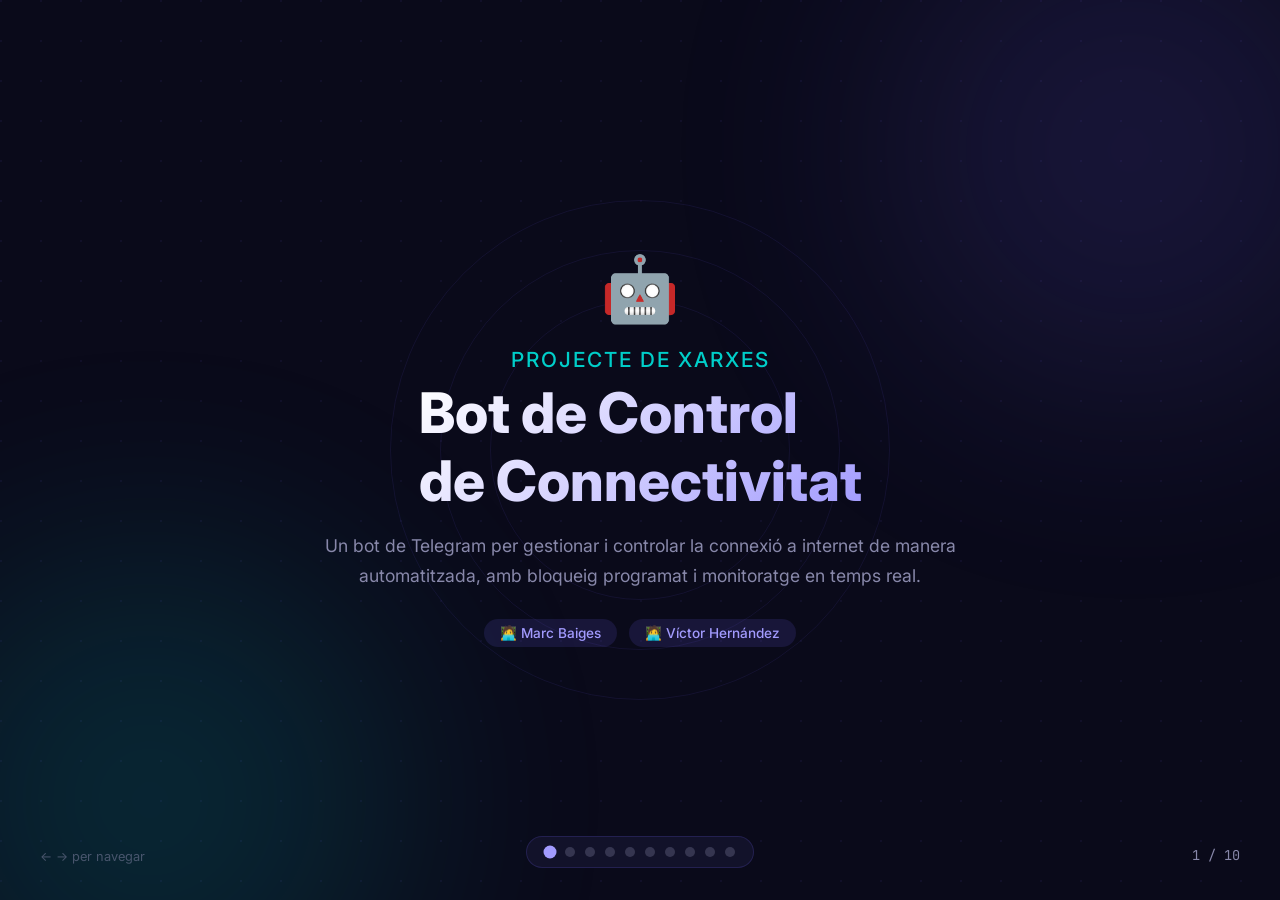
<file: presentacio/index.html>
<!DOCTYPE html>
<html lang="ca">
<head>
<meta charset="UTF-8">
<meta name="viewport" content="width=device-width, initial-scale=1.0">
<title>Bot de Control de Connectivitat</title>
<link href="https://fonts.googleapis.com/css2?family=Inter:wght@300;400;500;600;700;800;900&family=JetBrains+Mono:wght@400;500;600&display=swap" rel="stylesheet">
<style>
*{margin:0;padding:0;box-sizing:border-box}
:root{
--bg:#0a0a1a;--surface:#12122a;--card:#1a1a3e;
--accent:#6c5ce7;--accent2:#a29bfe;--accent3:#00cec9;
--text:#e8e8f0;--text-dim:#8888aa;--glow:rgba(108,92,231,0.3);
}
body{font-family:'Inter',sans-serif;background:var(--bg);color:var(--text);overflow:hidden;height:100vh;width:100vw}
.slide{position:absolute;inset:0;display:flex;flex-direction:column;justify-content:center;align-items:center;padding:60px 80px;opacity:0;transform:translateX(60px);transition:all .6s cubic-bezier(.4,0,.2,1);pointer-events:none;z-index:0}
.slide.active{opacity:1;transform:translateX(0);pointer-events:all;z-index:10}
.slide.prev{opacity:0;transform:translateX(-60px)}

/* Background Effects */
.bg-grid{position:fixed;inset:0;background-image:radial-gradient(circle at 1px 1px,rgba(108,92,231,0.08) 1px,transparent 0);background-size:40px 40px;z-index:0;pointer-events:none}
.bg-glow{position:fixed;width:500px;height:500px;border-radius:50%;filter:blur(120px);opacity:.15;pointer-events:none;z-index:0}
.bg-glow.g1{top:-100px;right:-100px;background:var(--accent)}
.bg-glow.g2{bottom:-150px;left:-100px;background:var(--accent3)}

/* Typography */
h1{font-size:3.5rem;font-weight:800;background:linear-gradient(135deg,#fff,var(--accent2));-webkit-background-clip:text;-webkit-text-fill-color:transparent;line-height:1.2;margin-bottom:16px}
h2{font-size:2.4rem;font-weight:700;background:linear-gradient(135deg,var(--accent2),var(--accent3));-webkit-background-clip:text;-webkit-text-fill-color:transparent;margin-bottom:24px}
h3{font-size:1.4rem;font-weight:600;color:var(--accent2);margin-bottom:16px}
p{font-size:1.1rem;color:var(--text-dim);line-height:1.7;max-width:700px;text-align:center}
.subtitle{font-size:1.3rem;color:var(--accent3);font-weight:500;letter-spacing:2px;text-transform:uppercase;margin-bottom:8px}

/* Cards */
.card{background:var(--card);border:1px solid rgba(108,92,231,0.2);border-radius:16px;padding:32px;backdrop-filter:blur(10px);transition:transform .3s,box-shadow .3s}
.card:hover{transform:translateY(-4px);box-shadow:0 12px 40px var(--glow)}

/* Code block */
.code-block{background:#0d0d25;border:1px solid rgba(108,92,231,0.3);border-radius:12px;padding:24px 28px;font-family:'JetBrains Mono',monospace;font-size:.9rem;line-height:1.8;color:#c8c8e8;text-align:left;max-width:650px;width:100%;position:relative;overflow:hidden}
.code-block::before{content:'';position:absolute;top:0;left:0;right:0;height:3px;background:linear-gradient(90deg,var(--accent),var(--accent3))}
.code-line{display:block}.code-comment{color:#5a5a8a}.code-key{color:var(--accent2)}.code-val{color:var(--accent3)}.code-cmd{color:#fd79a8}

/* Command card */
.cmd-card{display:flex;gap:24px;align-items:flex-start;background:var(--card);border:1px solid rgba(108,92,231,0.15);border-radius:16px;padding:28px 32px;max-width:800px;width:100%;text-align:left}
.cmd-icon{width:56px;height:56px;border-radius:14px;display:flex;align-items:center;justify-content:center;font-size:1.5rem;flex-shrink:0}
.cmd-name{font-family:'JetBrains Mono',monospace;font-size:1.2rem;font-weight:600;color:var(--accent2);margin-bottom:8px}
.cmd-desc{color:var(--text-dim);font-size:1rem;line-height:1.6}

/* Feature grid */
.features{display:grid;grid-template-columns:repeat(3,1fr);gap:20px;max-width:850px;width:100%}
.feature{text-align:center;padding:28px 20px}
.feature .icon{font-size:2.2rem;margin-bottom:14px}
.feature h3{margin-bottom:8px;font-size:1.1rem}
.feature p{font-size:.9rem;text-align:center}

/* Steps */
.steps{display:flex;gap:20px;max-width:850px;width:100%}
.step{flex:1;text-align:center;padding:24px 18px;position:relative}
.step-num{width:40px;height:40px;border-radius:50%;background:linear-gradient(135deg,var(--accent),var(--accent3));display:flex;align-items:center;justify-content:center;font-weight:700;font-size:1rem;margin:0 auto 16px}
.step::after{content:'';position:absolute;top:44px;right:-12px;width:24px;height:2px;background:var(--accent);opacity:.3}
.step:last-child::after{display:none}

/* Navigation */
.nav{position:fixed;bottom:32px;left:50%;transform:translateX(-50%);display:flex;gap:10px;z-index:100;background:var(--surface);padding:10px 18px;border-radius:50px;border:1px solid rgba(108,92,231,0.2)}
.nav-dot{width:10px;height:10px;border-radius:50%;background:var(--text-dim);opacity:.3;cursor:pointer;transition:all .3s;border:none}
.nav-dot.active{opacity:1;background:var(--accent2);transform:scale(1.3)}
.slide-counter{position:fixed;bottom:36px;right:40px;font-size:.85rem;color:var(--text-dim);z-index:100;font-family:'JetBrains Mono',monospace}
.arrow-hint{position:fixed;bottom:36px;left:40px;font-size:.8rem;color:var(--text-dim);z-index:100;opacity:.5}

/* Tag */
.tag{display:inline-block;background:rgba(108,92,231,0.15);color:var(--accent2);padding:6px 16px;border-radius:20px;font-size:.85rem;font-weight:500;margin:4px}

/* Animate in elements */
.slide.active .anim{animation:fadeUp .5s ease forwards}
.anim{opacity:0;transform:translateY(20px)}
.anim:nth-child(1){animation-delay:.1s}.anim:nth-child(2){animation-delay:.2s}.anim:nth-child(3){animation-delay:.3s}.anim:nth-child(4){animation-delay:.4s}.anim:nth-child(5){animation-delay:.5s}
@keyframes fadeUp{to{opacity:1;transform:translateY(0)}}

/* Pulse ring for title */
.pulse-ring{position:absolute;width:300px;height:300px;border-radius:50%;border:1px solid rgba(108,92,231,0.1);animation:pulse 3s ease-in-out infinite}
.pulse-ring:nth-child(2){animation-delay:1s;width:400px;height:400px}
.pulse-ring:nth-child(3){animation-delay:2s;width:500px;height:500px}
@keyframes pulse{0%,100%{transform:scale(1);opacity:.3}50%{transform:scale(1.05);opacity:.1}}

/* Bot icon */
.bot-icon{font-size:4rem;margin-bottom:20px;animation:float 3s ease-in-out infinite}
@keyframes float{0%,100%{transform:translateY(0)}50%{transform:translateY(-10px)}}

/* Thank you */
.thanks-wrap{text-align:center}
.thanks-wrap h1{font-size:4rem;margin-bottom:20px}
.social-links{display:flex;gap:16px;justify-content:center;margin-top:24px}
.social-link{padding:10px 24px;border-radius:12px;background:var(--card);border:1px solid rgba(108,92,231,0.2);color:var(--text);text-decoration:none;font-size:.95rem;transition:all .3s}
.social-link:hover{background:var(--accent);border-color:var(--accent)}
</style>
</head>
<body>

<div class="bg-grid"></div>
<div class="bg-glow g1"></div>
<div class="bg-glow g2"></div>

<!-- Slide 1: Title -->
<div class="slide active" data-slide="0">
  <div class="pulse-ring"></div><div class="pulse-ring"></div><div class="pulse-ring"></div>
  <div class="bot-icon anim">🤖</div>
  <div class="subtitle anim">Projecte de Xarxes</div>
  <h1 class="anim">Bot de Control<br>de Connectivitat</h1>
  <p class="anim">Un bot de Telegram per gestionar i controlar la connexió a internet de manera automatitzada, amb bloqueig programat i monitoratge en temps real.</p>
  <div style="margin-top:24px" class="anim">
    <span class="tag">🧑‍💻 Marc Baiges</span>
    <span class="tag">🧑‍💻 Víctor Hernández</span>
  </div>
</div>

<!-- Slide 2: Què és? -->
<div class="slide" data-slide="1">
  <h2 class="anim">🎯 Què és aquest bot?</h2>
  <p class="anim" style="margin-bottom:32px">Un bot de Telegram que permet controlar la connectivitat d'una xarxa local. Pot bloquejar i desbloquejar internet, programar horaris automàtics i consultar l'estat de la connexió en qualsevol moment.</p>
  <div class="features anim">
    <div class="card feature">
      <div class="icon">🔒</div>
      <h3>Bloqueig</h3>
      <p>Bloqueja internet excepte Telegram amb un sol comando</p>
    </div>
    <div class="card feature">
      <div class="icon">⏰</div>
      <h3>Horaris</h3>
      <p>Programa franges horàries de bloqueig automàtic</p>
    </div>
    <div class="card feature">
      <div class="icon">📊</div>
      <h3>Monitoratge</h3>
      <p>Consulta l'estat de la connexió en temps real</p>
    </div>
  </div>
</div>

<!-- Slide 3: Creació del Bot -->
<div class="slide" data-slide="2">
  <h2 class="anim">⚙️ Creació del Bot</h2>
  <p class="anim" style="margin-bottom:28px">El bot es crea mitjançant <strong style="color:var(--accent2)">@BotFather</strong> de Telegram, que proporciona el token d'autenticació necessari per connectar-se a l'API.</p>
  <div class="steps anim">
    <div class="card step">
      <div class="step-num">1</div>
      <h3>Obrir BotFather</h3>
      <p>Busquem @BotFather a Telegram i iniciem una conversa</p>
    </div>
    <div class="card step">
      <div class="step-num">2</div>
      <h3>Crear el Bot</h3>
      <p>Executem /newbot i li assignem un nom i username únics</p>
    </div>
    <div class="card step">
      <div class="step-num">3</div>
      <h3>Obtenir Token</h3>
      <p>BotFather ens retorna el token API per autenticar el bot</p>
    </div>
  </div>
</div>

<!-- Slide 4: Configuració .env -->
<div class="slide" data-slide="3">
  <h2 class="anim">📄 Fitxer de Configuració .env</h2>
  <p class="anim" style="margin-bottom:28px">El fitxer <code style="color:var(--accent3)">.env</code> emmagatzema les variables sensibles del projecte de forma segura, sense exposar-les al codi font.</p>
  <div class="code-block anim">
    <span class="code-line"><span class="code-comment"># Configuració del Bot de Telegram</span></span>
    <span class="code-line"><span class="code-key">TELEGRAM_TOKEN</span>=<span class="code-val">7xxxxxx:AAHxxxxxxxxxxxxxxxxx</span></span>
    <span class="code-line"><span class="code-key">CHAT_ID</span>=<span class="code-val">123456789</span></span>
    <span class="code-line"></span>
    <span class="code-line"><span class="code-comment"># Interfície de xarxa a controlar</span></span>
    <span class="code-line"><span class="code-key">NETWORK_INTERFACE</span>=<span class="code-val">eth0</span></span>
  </div>
  <p class="anim" style="margin-top:16px;font-size:.9rem">⚠️ Mai pujar el fitxer .env a un repositori públic — afegir-lo al <code style="color:var(--accent3)">.gitignore</code></p>
</div>

<!-- Slide 5: Iniciar el bot -->
<div class="slide" data-slide="4">
  <h2 class="anim">🚀 Iniciem el Bot</h2>
  <p class="anim" style="margin-bottom:28px">Un cop configurat, iniciem el bot des de la terminal. El bot es manté en execució escoltant comandes dels usuaris autoritzats.</p>
  <div class="code-block anim">
    <span class="code-line"><span class="code-comment"># Instal·lar dependències</span></span>
    <span class="code-line"><span class="code-cmd">$</span> pip install python-telegram-bot python-dotenv</span>
    <span class="code-line"></span>
    <span class="code-line"><span class="code-comment"># Executar el bot</span></span>
    <span class="code-line"><span class="code-cmd">$</span> python3 bot.py</span>
    <span class="code-line"></span>
    <span class="code-line"><span class="code-val">✅ Bot iniciat correctament!</span></span>
    <span class="code-line"><span class="code-val">📡 Escoltant comandes...</span></span>
  </div>
</div>

<!-- Slide 6: /help -->
<div class="slide" data-slide="5">
  <h2 class="anim">📖 Comanda /help</h2>
  <div class="cmd-card anim">
    <div class="cmd-icon" style="background:linear-gradient(135deg,#6c5ce7,#a29bfe)">❓</div>
    <div>
      <div class="cmd-name">/help</div>
      <div class="cmd-desc">El bot mostra el menú d'ajuda amb totes les comandes disponibles. Inclou una descripció breu de cada funcionalitat perquè l'usuari sàpiga exactament què pot fer i com utilitzar cada opció.</div>
    </div>
  </div>
  <p class="anim" style="margin-top:24px;font-size:.95rem">Aquesta comanda és el punt d'entrada per a qualsevol usuari nou del bot. Mostra un llistat organitzat de totes les funcions disponibles.</p>
</div>

<!-- Slide 7: /estat -->
<div class="slide" data-slide="6">
  <h2 class="anim">📊 Comanda /estat</h2>
  <div class="cmd-card anim">
    <div class="cmd-icon" style="background:linear-gradient(135deg,#00cec9,#55efc4)">📡</div>
    <div>
      <div class="cmd-name">/estat</div>
      <div class="cmd-desc">Consulta ràpida de l'estat actual de la connexió. Mostra si la connexió està oberta o bloquejada i si hi ha horaris de bloqueig programats actius.</div>
    </div>
  </div>
  <p class="anim" style="margin-top:24px;font-size:.95rem">Permet verificar en qualsevol moment l'estat de la xarxa sense haver de mirar la configuració manualment.</p>
</div>

<!-- Slide 8: /bloquejar i /desbloquejar -->
<div class="slide" data-slide="7">
  <h2 class="anim">🔐 Bloquejar i Desbloquejar</h2>
  <div style="display:flex;gap:20px;max-width:800px;width:100%" class="anim">
    <div class="cmd-card" style="flex:1">
      <div class="cmd-icon" style="background:linear-gradient(135deg,#e17055,#d63031)">🔒</div>
      <div>
        <div class="cmd-name">/bloquejar</div>
        <div class="cmd-desc">Bloqueja tot el tràfic d'internet excepte Telegram. Útil per restringir l'accés immediatament.</div>
      </div>
    </div>
    <div class="cmd-card" style="flex:1">
      <div class="cmd-icon" style="background:linear-gradient(135deg,#00b894,#55efc4)">🔓</div>
      <div>
        <div class="cmd-name">/desbloquejar</div>
        <div class="cmd-desc">Restaura la connexió completa a internet. Elimina totes les restriccions actives.</div>
      </div>
    </div>
  </div>
  <p class="anim" style="margin-top:24px;font-size:.95rem">Control manual instantani: bloqueja quan necessitis concentrar-te i desbloqueja quan vulguis navegar lliurement.</p>
</div>

<!-- Slide 9: /afegir_horari -->
<div class="slide" data-slide="8">
  <h2 class="anim">⏰ Comanda /afegir_horari</h2>
  <div class="cmd-card anim">
    <div class="cmd-icon" style="background:linear-gradient(135deg,#fdcb6e,#e17055)">📅</div>
    <div>
      <div class="cmd-name">/afegir_horari</div>
      <div class="cmd-desc">S'afegeix un horari perquè el bloqueig s'activi automàticament en una franja horària definida. Per exemple, bloquejar internet de 23:00 a 07:00 cada dia per garantir hores de descans sense distraccions.</div>
    </div>
  </div>
  <div class="code-block anim" style="margin-top:20px;max-width:500px">
    <span class="code-line"><span class="code-comment"># Exemple d'ús:</span></span>
    <span class="code-line"><span class="code-cmd">/afegir_horari</span> <span class="code-val">23:00 07:00</span></span>
    <span class="code-line"><span class="code-val">✅ Horari afegit: 23:00 - 07:00</span></span>
  </div>
</div>

<!-- Slide 10: Gràcies -->
<div class="slide" data-slide="9">
  <div class="pulse-ring"></div><div class="pulse-ring"></div><div class="pulse-ring"></div>
  <div class="thanks-wrap">
    <div class="bot-icon anim">🙏</div>
    <h1 class="anim">Gràcies per la<br>vostra atenció</h1>
    <p class="anim">Marc Baiges & Víctor Hernández</p>
    <div class="social-links anim" style="margin-top:28px">
      <span class="tag">🤖 Telegram Bot</span>
      <span class="tag">🐍 Python</span>
      <span class="tag">🔧 iptables</span>
    </div>
    <p class="anim" style="margin-top:24px;font-size:.9rem;color:var(--text-dim)">Alguna pregunta? 🙋</p>
  </div>
</div>

<!-- Navigation -->
<div class="nav" id="nav"></div>
<div class="slide-counter" id="counter">1 / 10</div>
<div class="arrow-hint">← → per navegar</div>

<script>
const slides=document.querySelectorAll('.slide');
const nav=document.getElementById('nav');
const counter=document.getElementById('counter');
let current=0;
const total=slides.length;

// Create nav dots
for(let i=0;i<total;i++){
  const dot=document.createElement('button');
  dot.className='nav-dot'+(i===0?' active':'');
  dot.onclick=()=>goTo(i);
  nav.appendChild(dot);
}

function goTo(n){
  if(n<0||n>=total||n===current)return;
  slides[current].classList.remove('active');
  slides[current].classList.add(n>current?'prev':'');
  // Reset animations
  slides[n].querySelectorAll('.anim').forEach(el=>{
    el.style.animation='none';
    el.offsetHeight;
    el.style.animation='';
  });
  slides[n].classList.remove('prev');
  slides[n].classList.add('active');
  nav.children[current].classList.remove('active');
  nav.children[n].classList.add('active');
  current=n;
  counter.textContent=`${current+1} / ${total}`;
}

document.addEventListener('keydown',e=>{
  if(e.key==='ArrowRight'||e.key===' ')goTo(current+1);
  if(e.key==='ArrowLeft')goTo(current-1);
});

// Touch support
let touchX=0;
document.addEventListener('touchstart',e=>touchX=e.touches[0].clientX);
document.addEventListener('touchend',e=>{
  const diff=e.changedTouches[0].clientX-touchX;
  if(Math.abs(diff)>50){diff>0?goTo(current-1):goTo(current+1)}
});
</script>
</body>
</html>
</file>
